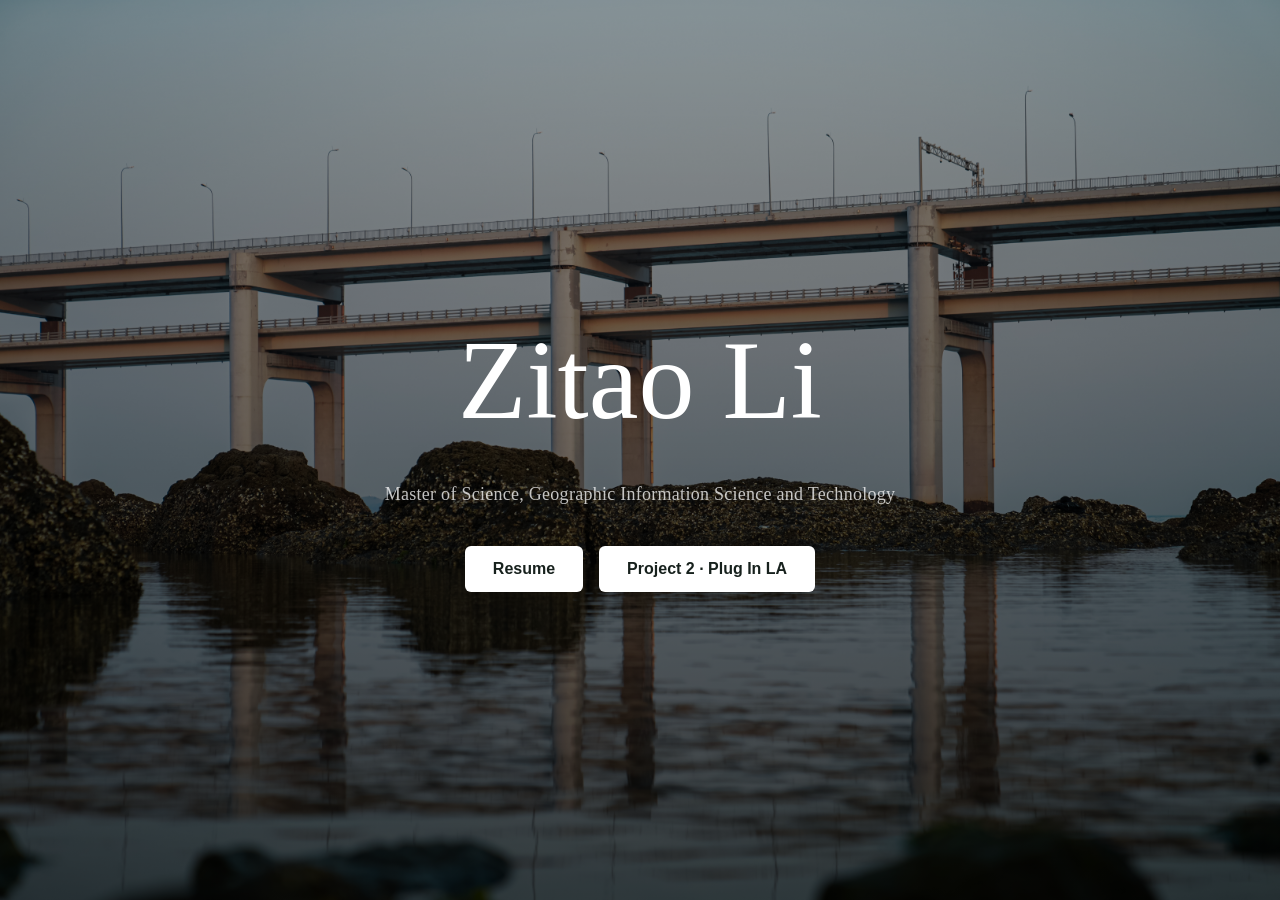
<file: index.html>
<!DOCTYPE html>
<html lang="en">
<head>
  <meta charset="UTF-8">
  <meta name="viewport" content="width=device-width, initial-scale=1">
  <title>Zitao Li | Personal homepage</title>
  <link rel="stylesheet" href="style.css?v=20261005">
</head>
<body class="cover-page">
  <h1>Zitao Li</h1>
  <p id="message">Master of Science, Geographic Information Science and Technology</p>
  <nav class="cover-links" aria-label="Explore my work">
    <a class="enter-link" href="about.html">Resume</a>
    <a class="enter-link" href="project2.html">Project 2 · Plug In LA</a>
  </nav>
</body>
</html>
</file>
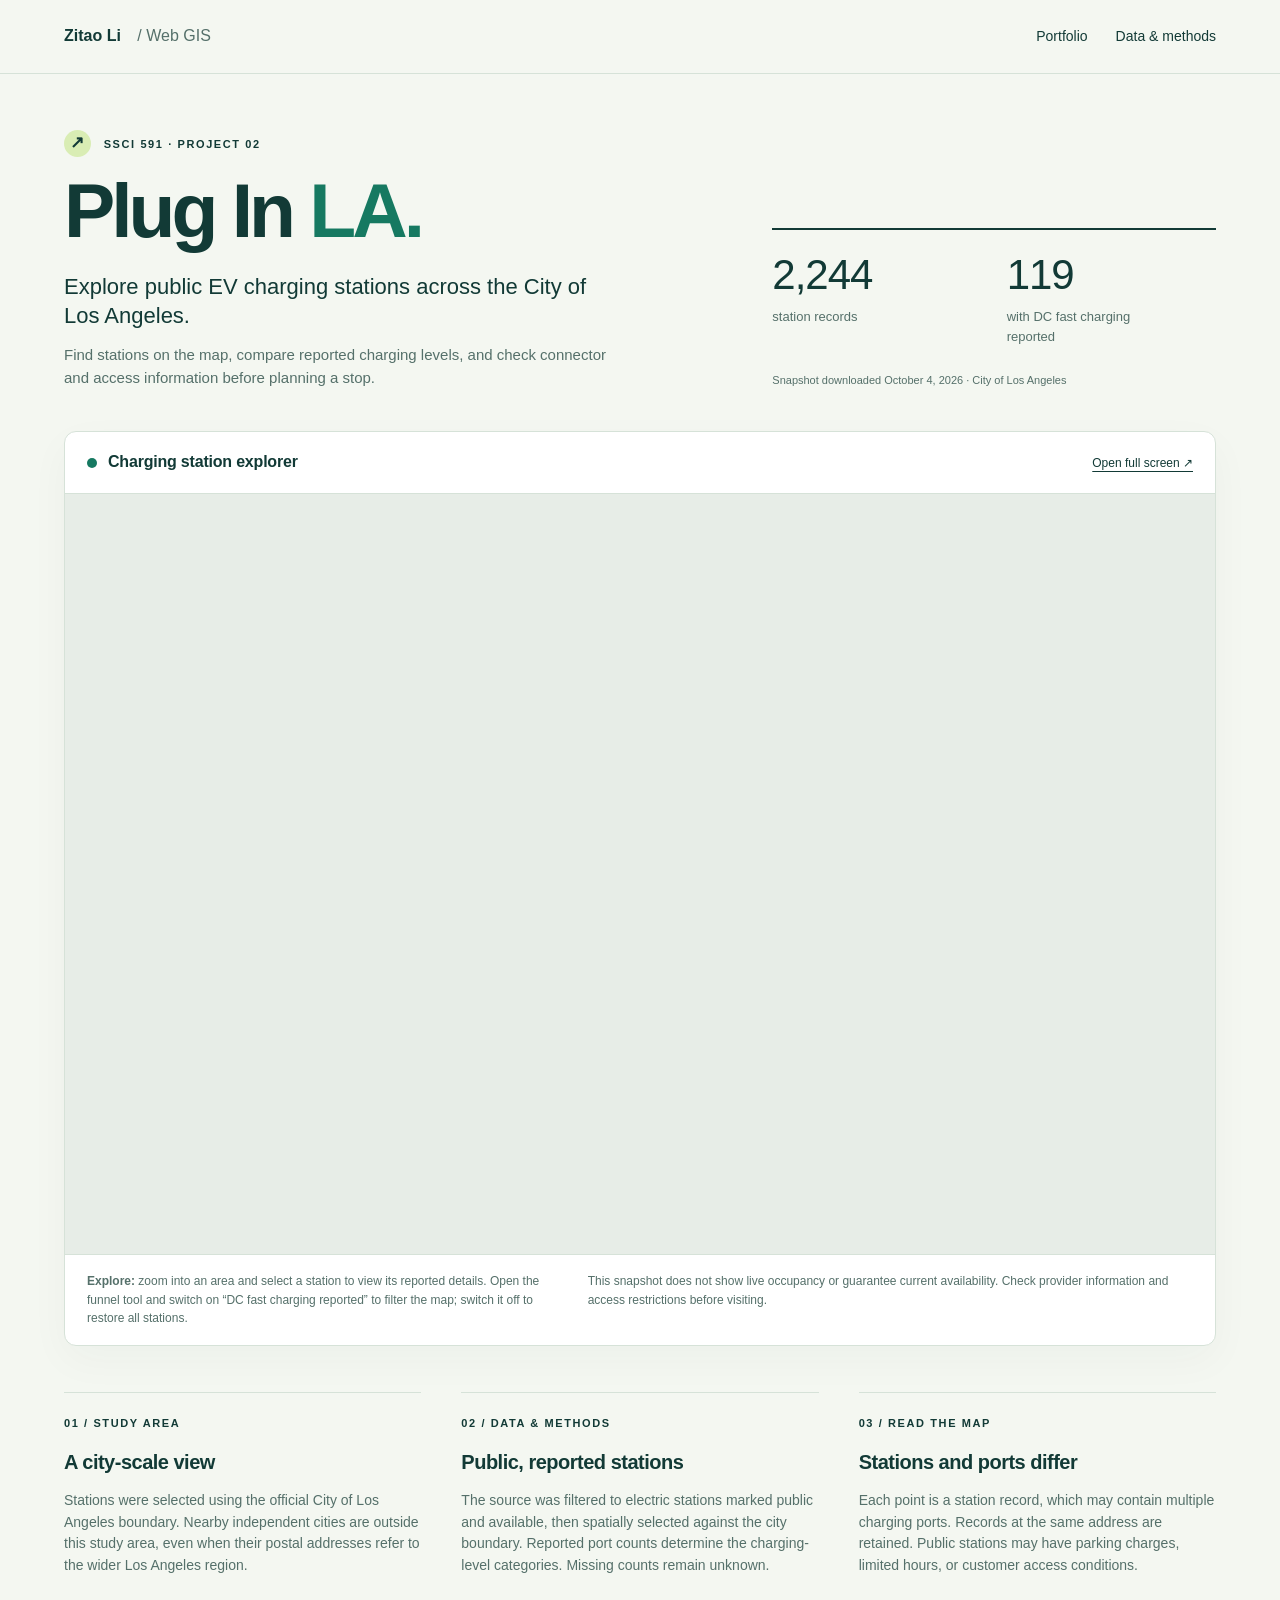
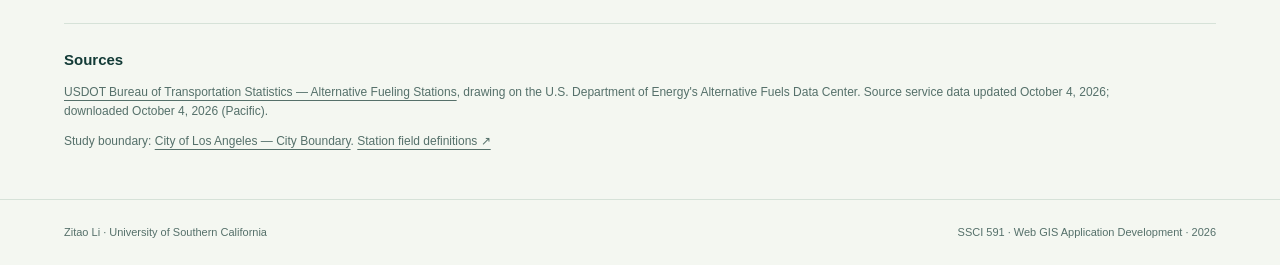
<file: project2.html>
<!doctype html>
<html lang="en">
<head>
  <meta charset="utf-8">
  <meta name="viewport" content="width=device-width,initial-scale=1">
  <meta name="description" content="Explore public electric vehicle charging stations in the City of Los Angeles, with charging levels, connector types, and station details.">
  <title>Plug In LA | Zitao Li</title>
  <link rel="stylesheet" href="project2.css">
</head>
<body>
  <a class="skip-link" href="#explore">Skip to the map</a>
  <header class="site-header">
    <a class="brand" href="index.html">Zitao Li <span>/ Web GIS</span></a>
    <nav aria-label="Main navigation"><a href="about.html">Portfolio</a><a href="#sources">Data &amp; methods</a></nav>
  </header>
  <main>
    <section class="intro" aria-labelledby="title">
      <div>
        <p class="eyebrow"><span class="spark" aria-hidden="true">↗</span> SSCI 591 · PROJECT 02</p>
        <h1 id="title">Plug In <span>LA.</span></h1>
        <p class="lead">Explore public EV charging stations across the City of Los Angeles.</p>
        <p class="description">Find stations on the map, compare reported charging levels, and check connector and access information before planning a stop.</p>
      </div>
      <div class="stats" aria-label="Dataset summary">
        <div><strong>2,244</strong><span>station records</span></div>
        <div><strong>119</strong><span>with DC fast charging reported</span></div>
        <p>Snapshot downloaded October 4, 2026 · City of Los Angeles</p>
      </div>
    </section>
    <section id="explore" class="explorer" aria-labelledby="map-heading">
      <div class="map-toolbar"><div><span class="map-dot" aria-hidden="true"></span><h2 id="map-heading">Charging station explorer</h2></div><a href="https://experience.arcgis.com/experience/a23bfcafa3e1441eb066101df07898f5/" target="_blank" rel="noopener">Open full screen ↗</a></div>
      <iframe src="https://experience.arcgis.com/experience/a23bfcafa3e1441eb066101df07898f5/" title="Plug In LA interactive ArcGIS charging station application" allowfullscreen></iframe>
      <div class="map-caption"><p><strong>Explore:</strong> zoom into an area and select a station to view its reported details. Open the funnel tool and switch on “DC fast charging reported” to filter the map; switch it off to restore all stations.</p><p>This snapshot does not show live occupancy or guarantee current availability. Check provider information and access restrictions before visiting.</p></div>
    </section>
    <section class="details" id="sources" aria-label="About this map">
      <article><p class="eyebrow">01 / STUDY AREA</p><h2>A city-scale view</h2><p>Stations were selected using the official City of Los Angeles boundary. Nearby independent cities are outside this study area, even when their postal addresses refer to the wider Los Angeles region.</p></article>
      <article><p class="eyebrow">02 / DATA &amp; METHODS</p><h2>Public, reported stations</h2><p>The source was filtered to electric stations marked public and available, then spatially selected against the city boundary. Reported port counts determine the charging-level categories. Missing counts remain unknown.</p></article>
      <article><p class="eyebrow">03 / READ THE MAP</p><h2>Stations and ports differ</h2><p>Each point is a station record, which may contain multiple charging ports. Records at the same address are retained. Public stations may have parking charges, limited hours, or customer access conditions.</p></article>
    </section>
    <section class="source-note" aria-label="Data sources">
      <h2>Sources</h2>
      <p><a href="https://www.arcgis.com/home/item.html?id=9010c04bcdf84c36abb74e98778af579" target="_blank" rel="noopener">USDOT Bureau of Transportation Statistics — Alternative Fueling Stations</a>, drawing on the U.S. Department of Energy's Alternative Fuels Data Center. Source service data updated October 4, 2026; downloaded October 4, 2026 (Pacific).</p>
      <p>Study boundary: <a href="https://maps.lacity.org/lahub/rest/services/Boundaries/MapServer/7" target="_blank" rel="noopener">City of Los Angeles — City Boundary</a>. <a href="https://afdc.energy.gov/data_download/alt_fuel_stations_format" target="_blank" rel="noopener">Station field definitions ↗</a></p>
    </section>
  </main>
  <footer><span>Zitao Li · University of Southern California</span><span>SSCI 591 · Web GIS Application Development · 2026</span></footer>
</body>
</html>
</file>
<file: style.css>
* { box-sizing: border-box; }

/* Cover page */
.cover-page {
  margin: 0;
  min-height: 100vh;
  min-height: 100svh;
  padding: 100px 24px;

  font-family: -apple-system, BlinkMacSystemFont, sans-serif;
  color: white;
  text-align: center;


  background-image:
    linear-gradient(
      rgba(0, 0, 0, 0.35),
      rgba(0, 0, 0, 0.65)
    ),
    url("images/cover.jpg");

  background-color: #26312e;
  background-size: cover;
  background-position: center;


  display: flex;
  flex-direction: column;
  align-items: center;
  justify-content: center;
}

.cover-page h1 {

  font-family: "Bodoni 72", "Bodoni MT", Didot, serif;
  font-size: clamp(64px, 9vw, 112px);
  font-weight: 400;
  line-height: 1.3;
  letter-spacing: normal;
  max-width: 1000px;
  margin: 0 0 24px;
  text-wrap: balance;
}

.cover-page p {

  font-family: "Times New Roman", Times, serif;
  font-size: clamp(15px, 1.5vw, 18px);
  font-weight: 400;
  color: rgba(255, 255, 255, 0.75);
  line-height: 1.8;
  letter-spacing: 0.015em;
  max-width: 600px;
  margin: 0 0 36px;
}

.cover-links {
  display: flex;
  flex-wrap: wrap;
  justify-content: center;
  gap: 16px;
  max-width: 100%;
}

.enter-link {
  display: inline-block;
  text-decoration: none;
  background: white;
  color: #17211d;
  font: inherit;
  font-weight: 600;
  padding: 14px 28px;
  border: none;
  border-radius: 6px;
  cursor: pointer;
  transition: background 0.2s;
}

.enter-link:hover {
  background: #dfe9e2;
}

.enter-link:focus-visible {
  outline: 3px solid white;
  outline-offset: 5px;
}

/* About page */
.about-page {
  margin: 0;
  background: #f4f2ed;
  color: #253c35;
  font-family: -apple-system, BlinkMacSystemFont, sans-serif;
  -webkit-font-smoothing: antialiased;
}
.about-page a { color: inherit; }
.about-page a:focus-visible { outline: 2px solid currentColor; outline-offset: 6px; }
.navigation {
  padding: 24px clamp(24px, 6vw, 96px);
  display: flex;
  align-items: center;
  justify-content: space-between;
  gap: 24px;
  border-bottom: 1px solid #d6dcd5;
}
.signature {
  font-family: "Snell Roundhand", "Brush Script MT", "Apple Chancery", cursive;
  font-size: 34px;
  text-decoration: none;
}
.back-link { font-size: 13px; text-underline-offset: 5px; }
.about-page main {
  max-width: 1280px;
  margin: 0 auto;
  padding: clamp(36px, 6vw, 80px) clamp(24px, 6vw, 80px);
  display: grid;
  grid-template-columns: minmax(0, 0.85fr) minmax(0, 1.15fr);
  align-items: start;
  gap: clamp(32px, 6vw, 80px);
}
.profile { position: sticky; top: 32px; }
.about-page figure { margin: 0; }
.scene {
  display: block;
  width: 100%;
  height: auto;
  aspect-ratio: 3 / 4;
  object-fit: cover;
  object-position: center;
  border-radius: 160px 160px 4px 4px;
}
.about-page figcaption { margin-top: 16px; font-size: 12px; color: #58675e; }
.eyebrow { font-size: 11px; letter-spacing: 0.2em; text-transform: uppercase; }
.about-page h1 {
  font-family: "Bodoni 72", "Bodoni MT", Didot, serif;
  font-size: clamp(44px, 5vw, 68px);
  font-weight: 400;
  line-height: 1.1;
  margin: 16px 0 20px;
}
.degree {
  font-family: "Times New Roman", Times, serif;
  font-size: 19px;
  line-height: 1.6;
  color: #58675e;
  margin: 0 0 32px;
}
.about-page section { border-top: 1px solid #d6dcd5; padding: 24px 0; }
.about-page h2 { font-size: 12px; font-weight: 600; letter-spacing: 0.16em; text-transform: uppercase; margin: 0 0 24px; }
.about-page section p { font-size: 15px; line-height: 1.9; color: #58675e; margin: 0; }
.intro { font-size: 16px; line-height: 1.9; color: #58675e; margin: 0 0 32px; }
.contact { margin-top: 24px; font-size: 14px; line-height: 1.8; }
.contact p { margin: 0 0 6px; }
.contact a { text-underline-offset: 5px; overflow-wrap: anywhere; }
.entry + .entry { margin-top: 30px; }
.about-page h3 { font-size: 18px; line-height: 1.5; font-weight: 500; margin: 0 0 6px; }
.about-page section .meta { font-size: 13px; line-height: 1.7; margin-bottom: 10px; }
.about-page section .role { color: #253c35; margin-bottom: 8px; }
.about-page ul { padding-left: 20px; margin: 12px 0 0; }
.about-page li { font-size: 15px; line-height: 1.8; color: #58675e; padding-left: 3px; margin-bottom: 8px; }
.about-page dl { margin: 0; }
.skill { display: grid; grid-template-columns: 110px minmax(0, 1fr); gap: 16px; margin: 0 0 14px; font-size: 14px; line-height: 1.8; }
.about-page dt { font-weight: 500; }
.about-page dd { margin: 0; color: #58675e; }
.about-page footer {
  max-width: 1280px;
  margin: 0 auto;
  padding: 0 clamp(24px, 6vw, 80px) 28px;
  font-size: 12px;
  color: #58675e;
}

/* Random hobby reveal */
.hobby-random {
  width: min(100%, 560px);
  margin: 8px auto 0;
}

.hobby-stage {
  position: relative;
  overflow: hidden;
  width: 100%;
  aspect-ratio: 3 / 4;
  border: 1px solid #d6dcd5;
  border-radius: 18px;
  background:
    radial-gradient(circle at 30% 20%, rgba(37, 60, 53, 0.08), transparent 34%),
    linear-gradient(135deg, rgba(255,255,255,0.45), rgba(37,60,53,0.04));
  display: grid;
  place-items: center;
  isolation: isolate;
}

.hobby-stage::after {
  content: "";
  position: absolute;
  inset: 0;
  pointer-events: none;
  background: linear-gradient(to top, rgba(16, 27, 23, 0.52), transparent 46%);
  opacity: 0;
  transition: opacity 0.45s ease;
  z-index: 2;
}

.hobby-stage.has-result::after {
  opacity: 1;
}

.hobby-placeholder {
  max-width: 360px;
  padding: 28px;
  text-align: center;
  color: #58675e;
  transition: opacity 0.25s ease, transform 0.25s ease;
}

.hobby-placeholder .shuffle-mark {
  display: block;
  margin-bottom: 12px;
  font-family: "Bodoni 72", "Bodoni MT", Didot, serif;
  font-size: clamp(48px, 6vw, 76px);
  line-height: 1;
  color: #253c35;
}

.hobby-placeholder p {
  margin: 0;
  font-size: 14px;
  line-height: 1.7;
  color: #58675e;
}

.hobby-stage.has-result .hobby-placeholder {
  opacity: 0;
  transform: scale(0.98);
  pointer-events: none;
}

.hobby-result-image {
  position: absolute;
  inset: 0;
  width: 100%;
  height: 100%;
  object-fit: cover;
  opacity: 0;
  transform: scale(1.035);
  transition: opacity 0.5s ease, transform 0.8s cubic-bezier(.2,.75,.25,1);
  z-index: 1;
}

.hobby-stage.has-result .hobby-result-image {
  opacity: 1;
  transform: scale(1);
}

.hobby-result-copy {
  position: absolute;
  left: clamp(18px, 4vw, 34px);
  right: clamp(18px, 4vw, 34px);
  bottom: clamp(18px, 4vw, 30px);
  z-index: 3;
  color: white;
  opacity: 0;
  transform: translateY(10px);
  transition: opacity 0.4s ease 0.12s, transform 0.4s ease 0.12s;
}

.hobby-stage.has-result .hobby-result-copy {
  opacity: 1;
  transform: translateY(0);
}

.hobby-kicker {
  margin: 0 0 6px;
  font-size: 10px;
  font-weight: 600;
  letter-spacing: 0.18em;
  text-transform: uppercase;
  color: rgba(255,255,255,0.74);
}

#hobbyName {
  margin: 0;
  font-family: "Bodoni 72", "Bodoni MT", Didot, serif;
  font-size: clamp(34px, 5vw, 56px);
  font-weight: 400;
  line-height: 1.05;
  color: white;
}

.hobby-controls {
  display: flex;
  align-items: center;
  justify-content: space-between;
  gap: 18px;
  margin-top: 16px;
  width: 100%;
}

.hobby-controls p {
  margin: 0;
  max-width: 430px;
  font-size: 13px;
  line-height: 1.7;
  color: #58675e;
}

.shuffle-button {
  flex: 0 0 auto;
  appearance: none;
  border: 1px solid #253c35;
  border-radius: 999px;
  background: #253c35;
  color: #f4f2ed;
  padding: 11px 18px;
  min-height: 44px;
  font: inherit;
  font-size: 13px;
  font-weight: 500;
  cursor: pointer;
  transition: transform 0.2s ease, background 0.2s ease;
}

.shuffle-button:hover {
  transform: translateY(-1px);
  background: #314b42;
}

.shuffle-button:active {
  transform: translateY(0);
}

.shuffle-button:focus-visible {
  outline: 2px solid #253c35;
  outline-offset: 4px;
}

.date-line {
  display: block;
  margin-top: 6px;
}

@media (prefers-reduced-motion: reduce) {
  .hobby-result-image,
  .hobby-result-copy,
  .hobby-placeholder,
  .shuffle-button,
  .hobby-stage::after {
    transition: none;
  }
}

@media (max-width: 700px) {
  .about-page main { grid-template-columns: 1fr; }
  .profile { position: static; }
  .scene { aspect-ratio: 4 / 3; border-radius: 100px 100px 4px 4px; }
  .signature { font-size: 30px; }
  .hobby-random { width: min(100%, 460px); }
  .hobby-controls {
    align-items: stretch;
    flex-direction: column;
  }
  .shuffle-button { width: 100%; }
}
</file>
<file: project2.css>
:root{--ink:#123a36;--muted:#55706a;--accent:#167961;--paper:#f4f7f1;--line:#d6e2d8}*{box-sizing:border-box}html{scroll-behavior:smooth;scroll-padding-top:24px}body{margin:0;background:var(--paper);color:var(--ink);font-family:Arial,Helvetica,sans-serif;line-height:1.55}a{color:inherit;text-underline-offset:4px}a:focus-visible{outline:3px solid #d47928;outline-offset:5px}.skip-link{position:absolute;top:-60px;left:12px;background:white;padding:12px;z-index:3}.skip-link:focus{top:12px}.site-header{max-width:1480px;margin:auto;padding:24px 5%;display:flex;justify-content:space-between;align-items:center;border-bottom:1px solid var(--line)}.brand{font-weight:700;text-decoration:none}.brand span{font-weight:400;color:var(--muted);margin-left:12px}nav{display:flex;gap:28px;font-size:14px}nav a{text-decoration:none}main{max-width:1480px;margin:auto;padding:0 5%}.intro{display:grid;grid-template-columns:1.45fr 1fr;gap:65px;padding:56px 0 42px;align-items:end}.eyebrow{font-size:11px;font-weight:700;letter-spacing:1.6px;margin:0 0 15px}.spark{display:inline-flex;align-items:center;justify-content:center;background:#d9edb4;width:27px;height:27px;border-radius:50%;font-size:17px;margin-right:8px}h1{font-size:clamp(50px,6vw,84px);letter-spacing:-4px;line-height:1;margin:0 0 23px}h1 span{color:var(--accent)}.lead{font-size:22px;line-height:1.35;max-width:550px;margin:0 0 12px}.description{font-size:15px;color:var(--muted);max-width:570px;margin:0}.stats{display:grid;grid-template-columns:1fr 1fr;border-top:2px solid var(--ink);gap:25px;padding-top:21px}.stats strong{display:block;font-size:42px;font-weight:500;letter-spacing:-1px;line-height:1.15}.stats span{display:block;font-size:13px;color:var(--muted);max-width:160px;margin-top:8px}.stats p{grid-column:1/-1;font-size:11px;margin:0;color:var(--muted)}.explorer{border:1px solid var(--line);border-radius:12px;overflow:hidden;background:white;box-shadow:0 14px 42px #123a3609}.map-toolbar{display:flex;justify-content:space-between;align-items:center;padding:18px 22px;border-bottom:1px solid var(--line);gap:15px}.map-toolbar>div{display:flex;align-items:center;gap:11px}.map-dot{width:10px;height:10px;background:var(--accent);border-radius:50%}.map-toolbar h2{font-size:16px;letter-spacing:-.2px;margin:0}.map-toolbar a{font-size:12px;white-space:nowrap}iframe{display:block;border:0;width:100%;height:760px;background:#e7ede7}.map-caption{display:grid;grid-template-columns:1fr 1.3fr;gap:35px;padding:17px 22px;border-top:1px solid var(--line);font-size:12px;color:var(--muted)}.map-caption p{margin:0}.details{display:grid;grid-template-columns:repeat(3,1fr);gap:40px;margin:46px 0}.details article{border-top:1px solid var(--line);padding-top:22px}.details h2{font-size:20px;letter-spacing:-.5px;margin:0 0 12px}.details p:not(.eyebrow){font-size:14px;color:var(--muted);margin:0}.source-note{padding:24px 0 36px;border-top:1px solid var(--line);color:var(--muted)}.source-note h2{font-size:15px;margin:0 0 10px;color:var(--ink)}.source-note p{font-size:12px;max-width:1050px}footer{max-width:1480px;margin:auto;padding:24px 5%;border-top:1px solid var(--line);font-size:11px;color:var(--muted);display:flex;justify-content:space-between;gap:20px}@media(min-width:1600px){iframe{height:850px}}@media(max-width:780px){.site-header{padding:18px 5%}.brand span{display:none}nav{gap:16px;font-size:12px}.intro{grid-template-columns:1fr;gap:28px;padding-top:35px}.stats{gap:15px;max-width:450px}.stats strong{font-size:34px}h1{letter-spacing:-2px}.lead{font-size:20px}.map-toolbar{padding:14px;align-items:flex-start}.map-toolbar h2{font-size:14px}.map-toolbar a{font-size:11px}iframe{height:700px}.map-caption{grid-template-columns:1fr;gap:10px;padding:15px}.details{grid-template-columns:1fr;gap:24px;margin:30px 0}footer{flex-direction:column;gap:5px}}@media(prefers-reduced-motion:reduce){html{scroll-behavior:auto}}
</file>
